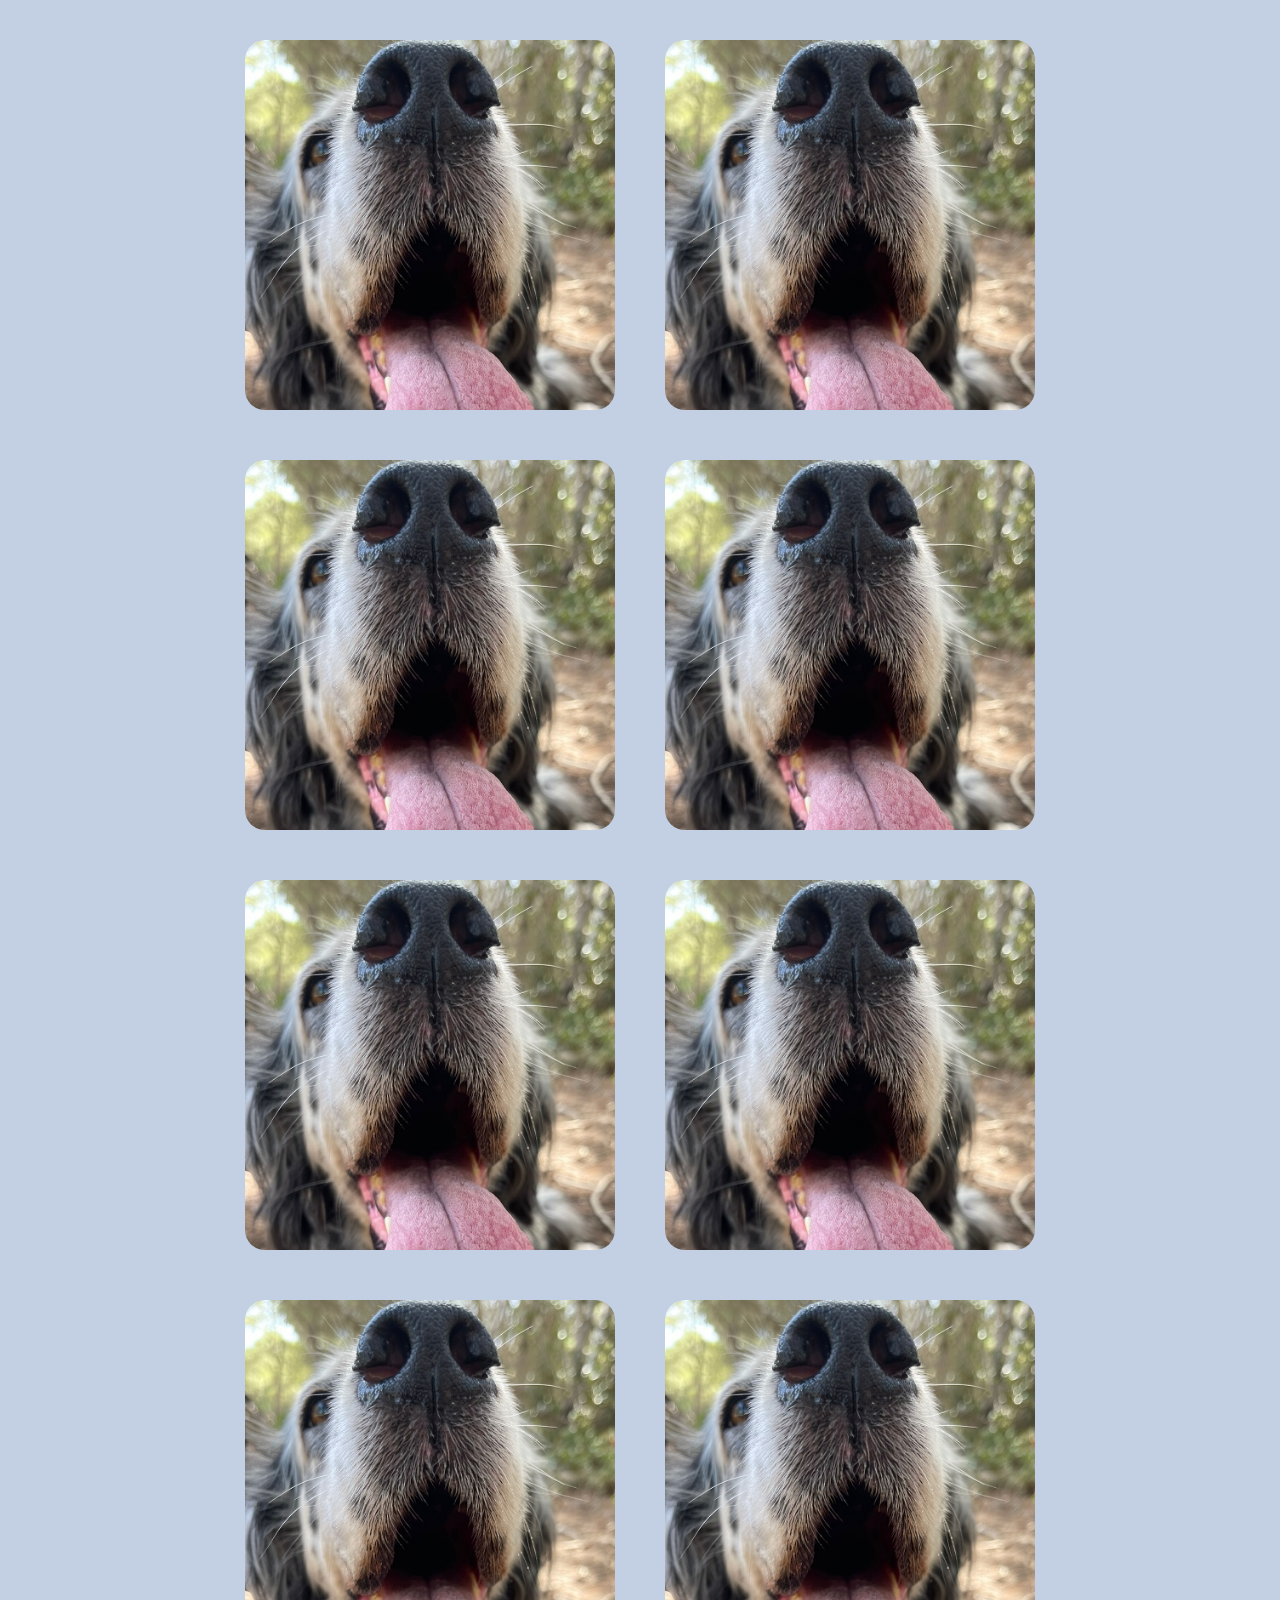
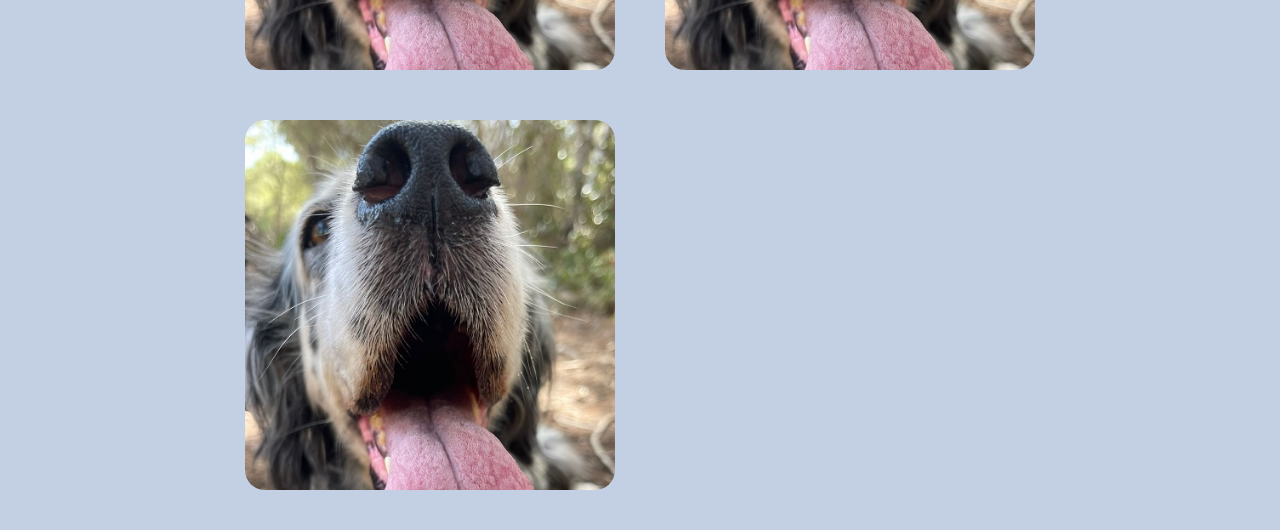
<file: index.html>
<!DOCTYPE html>
<html lang="en">

<head>
    <meta charset="UTF-8">
    <meta http-equiv="X-UA-Compatible" content="IE=edge">
    <meta name="viewport" content="width=device-width, initial-scale=1.0">
    <title>Image grid with liesa</title>
    <link rel="stylesheet" href="./imagegrid.css">

</head>

<body>

    <div class=" photogrid">

        <div class="container">
            <img src="liesa.jpeg" alt="Happy dog" class="image">
            <div class="overlay">
                <div class="text"><button> Read more</button></div>
            </div>
        </div>

        <div class="container">
            <img src="liesa.jpeg" alt="Happy dog" class="image">
            <div class="overlay">
                <div class="text"><button> Read more</button></div>
            </div>
        </div>

        <div class="container">
            <img src="liesa.jpeg" alt="Happy dog" class="image">
            <div class="overlay">
                <div class="text"><button> Read more</button></div>
            </div>
        </div>

        <div class="container">
            <img src="liesa.jpeg" alt="Happy dog" class="image">
            <div class="overlay">
                <div class="text"><button> Read more</button></div>
            </div>
        </div>

        <div class="container">
            <img src="liesa.jpeg" alt="Happy dog" class="image">
            <div class="overlay">
                <div class="text"><button> Read more</button></div>
            </div>
        </div>

        <div class="container">
            <img src="liesa.jpeg" alt="Happy dog" class="image">
            <div class="overlay">
                <div class="text"><button> Read more</button></div>
            </div>
        </div>

        <div class="container">
            <img src="liesa.jpeg" alt="Happy dog" class="image">
            <div class="overlay">
                <div class="text"><button> Read more</button></div>
            </div>
        </div>

        <div class="container">
            <img src="liesa.jpeg" alt="Happy dog" class="image">
            <div class="overlay">
                <div class="text"><button> Read more</button></div>
            </div>
        </div>

        <div class="container">
            <img src="liesa.jpeg" alt="Happy dog" class="image">
            <div class="overlay">
                <div class="text"><button> Read more</button></div>
            </div>
        </div>


    </div>
</body>

</html>
</file>
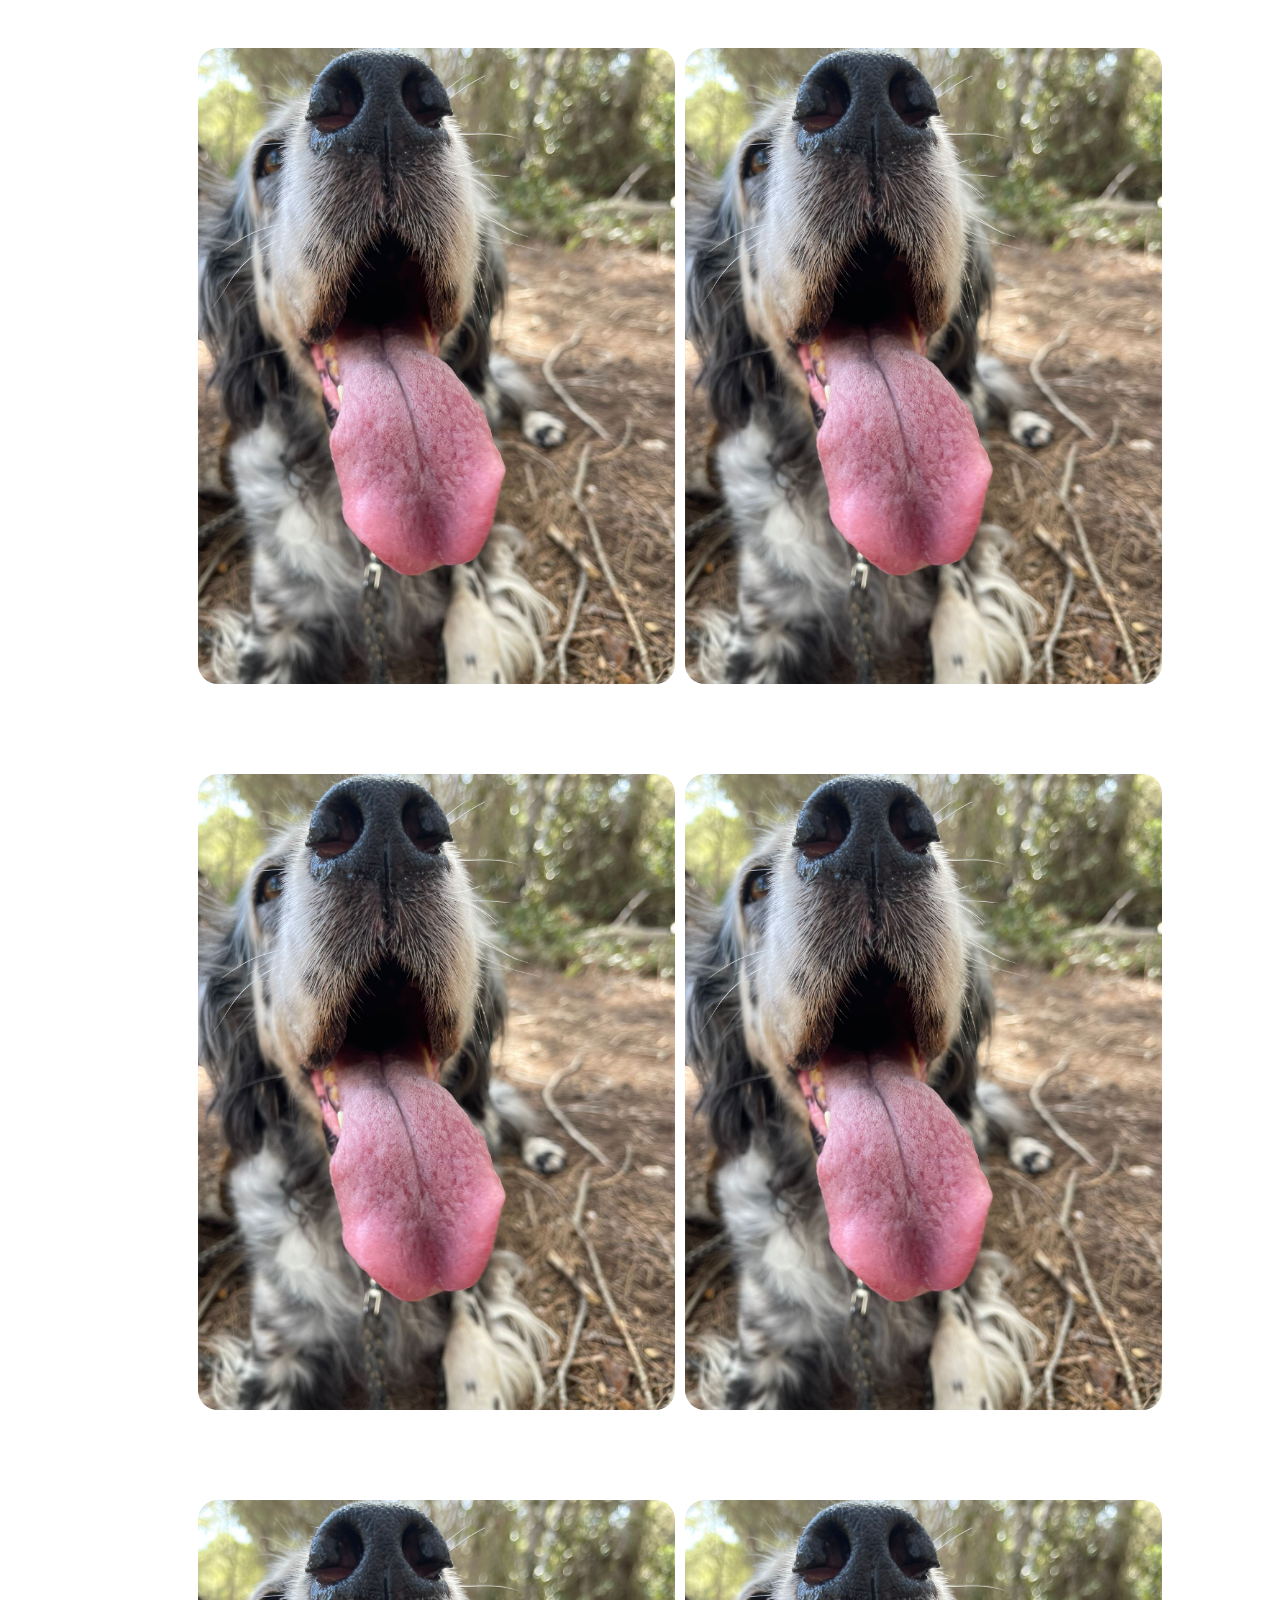
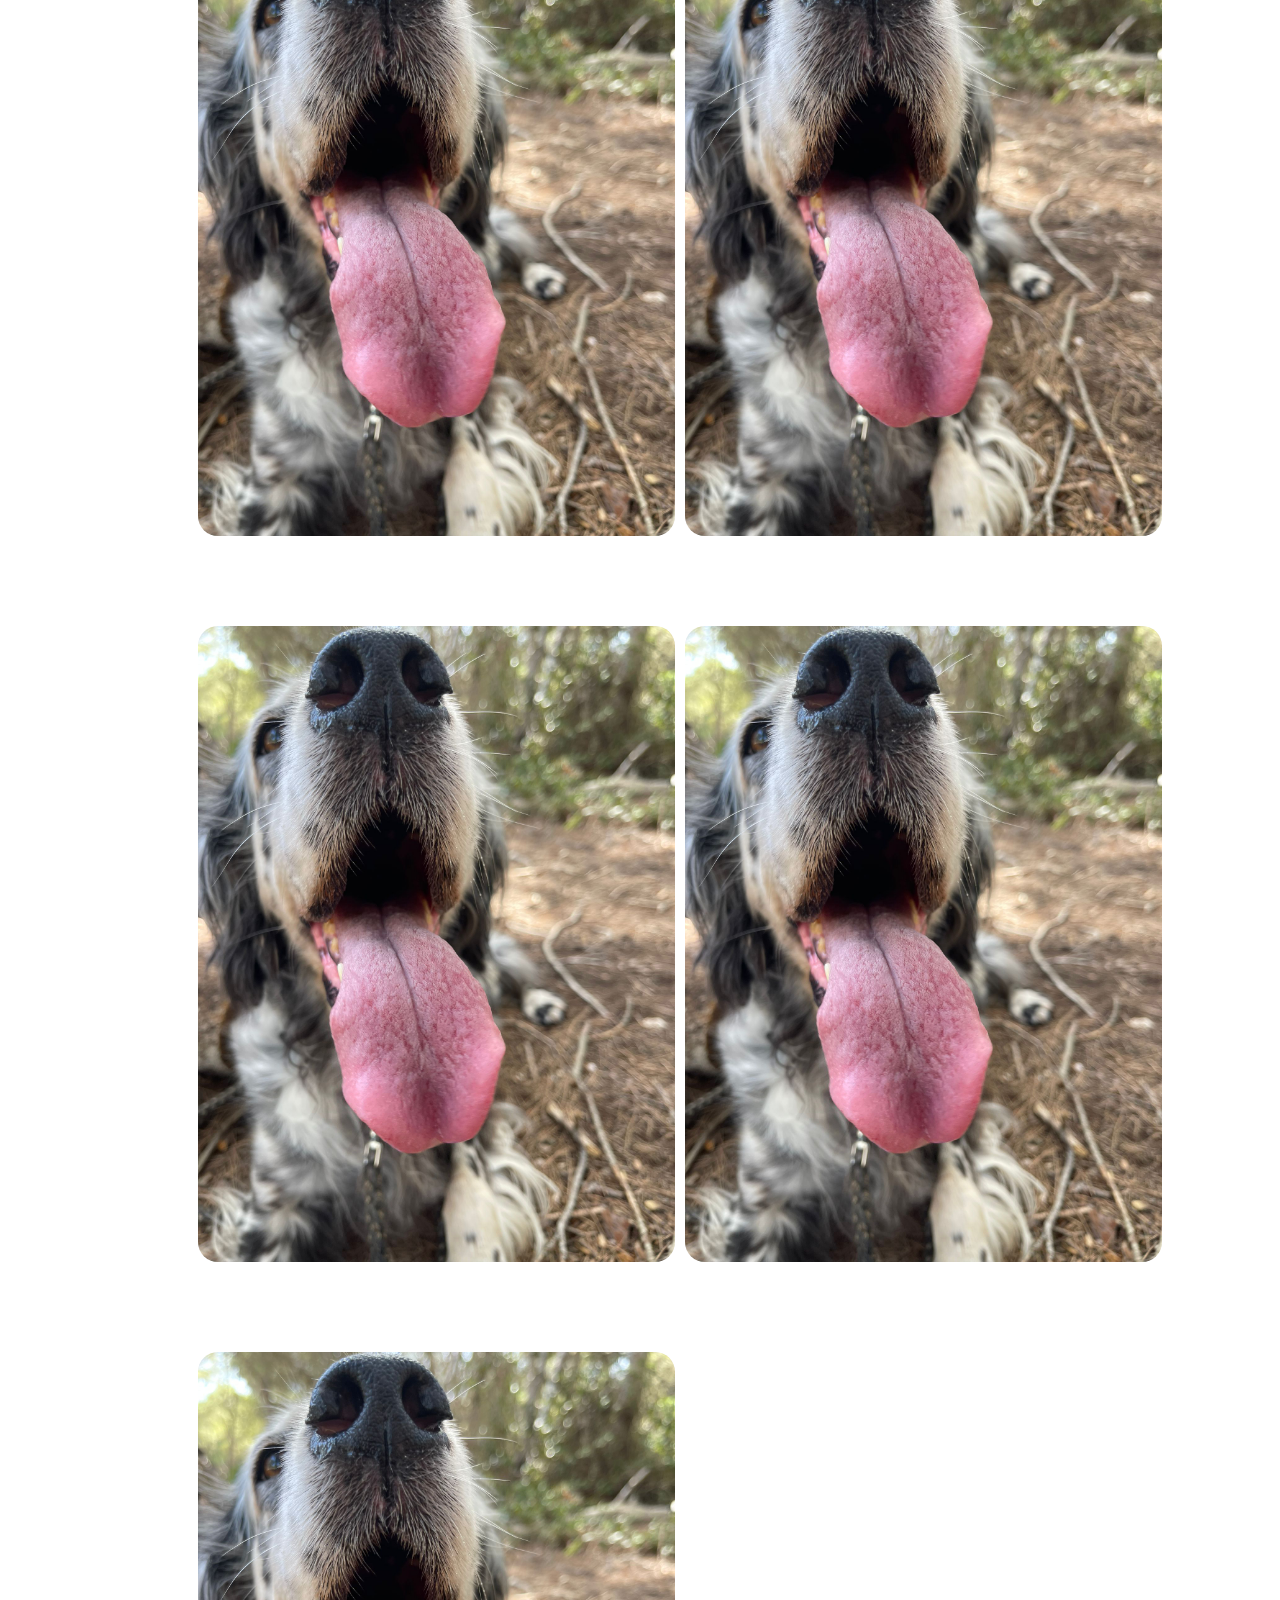
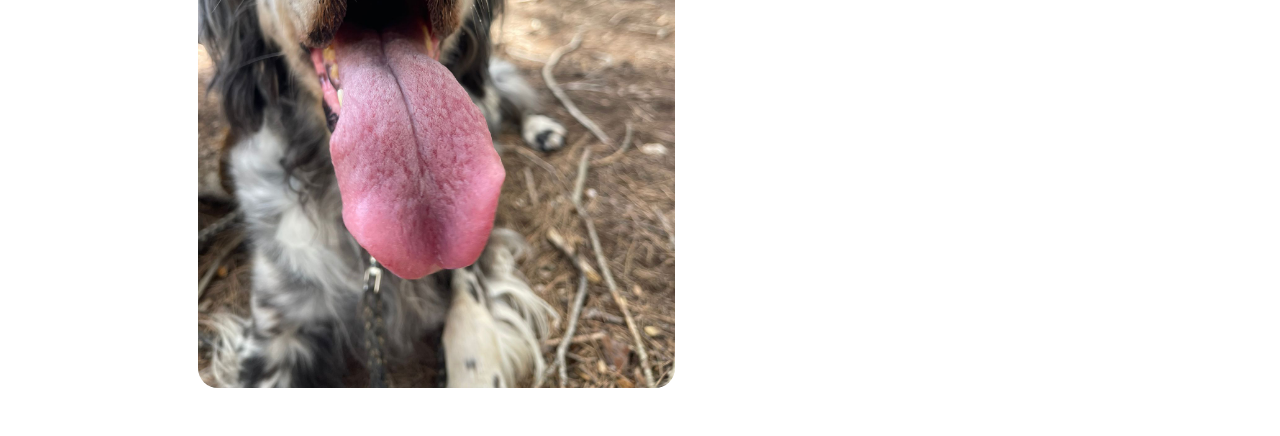
<file: Portfolio grid/index.html>
<!DOCTYPE html>
<html lang="en">

<head>
    <meta charset="UTF-8">
    <meta http-equiv="X-UA-Compatible" content="IE=edge">
    <meta name="viewport" content="width=device-width, initial-scale=1.0">
    <title>Image grid</title>
    <link rel="stylesheet" href="./_images.css">

</head>

<body>

    <div class="photogrid">

        <div class="container">
            <img src="liesa.jpeg" alt="Happy dog" class="image">
            <div class="overlay">
                <div class="text"><button> Read more</button></div>
            </div>
        </div>

        <div class="container">
            <img src="liesa.jpeg" alt="Happy dog" class="image">
            <div class="overlay">
                <div class="text"><button> Read more</button></div>
            </div>
        </div>

        <div class="container">
            <img src="liesa.jpeg" alt="Happy dog" class="image">
            <div class="overlay">
                <div class="text"><button> Read more</button></div>
            </div>
        </div>

        <div class="container">
            <img src="liesa.jpeg" alt="Happy dog" class="image">
            <div class="overlay">
                <div class="text"><button> Read more</button></div>
            </div>
        </div>

        <div class="container">
            <img src="liesa.jpeg" alt="Happy dog" class="image">
            <div class="overlay">
                <div class="text"><button> Read more</button></div>
            </div>
        </div>

        <div class="container">
            <img src="liesa.jpeg" alt="Happy dog" class="image">
            <div class="overlay">
                <div class="text"><button> Read more</button></div>
            </div>
        </div>

        <div class="container">
            <img src="liesa.jpeg" alt="Happy dog" class="image">
            <div class="overlay">
                <div class="text"><button> Read more</button></div>
            </div>
        </div>

        <div class="container">
            <img src="liesa.jpeg" alt="Happy dog" class="image">
            <div class="overlay">
                <div class="text"><button> Read more</button></div>
            </div>
        </div>

        <div class="container">
            <img src="liesa.jpeg" alt="Happy dog" class="image">
            <div class="overlay">
                <div class="text"><button> Read more</button></div>
            </div>
        </div>


    </div>
</body>

</html>
</file>
<file: imagegrid.css>
/*Variables*/
/*Colors*/
/* Sizes / dimensions*/
body {
  box-sizing: border-box;
  margin: 0 auto;
  background-color: #c3cfe2;
}

.photogrid {
  overflow-x: hidden;
  display: grid;
  grid-template-columns: repeat(auto-fit, minmax(320px, 1fr));
  padding: 20px;
  grid-gap: 10px;
  margin: 20px;
}
.photogrid .container {
  position: relative;
  width: 100%;
}
.photogrid .container .image {
  display: block;
  width: 100%;
  height: auto;
  border-radius: 20px;
}

.overlay {
  position: absolute;
  top: 0;
  bottom: 0;
  left: 0;
  right: 0;
  height: 100%;
  width: 100%;
  opacity: 0;
  transition: 0.5s ease;
  background-color: black;
  border-radius: 20px;
}

.container:hover .overlay {
  opacity: 1;
}

.text {
  font-size: 20px;
  position: absolute;
  top: 50%;
  left: 50%;
  transform: translate(-50%, -50%);
  text-align: center;
}
.text button {
  padding: 10px;
  border-radius: 10px;
  border: none;
  cursor: pointer;
}

/* Tablet */
@media screen and (min-width: 800px) {
  .photogrid {
    padding: 20px;
    grid-gap: 20px;
  }
}
/*XL Tablet*/
@media screen and (min-width: 1000px) {
  body {
    padding: 0 50px 0 50px;
  }
  .photogrid {
    padding: 20px;
    grid-gap: 50px;
    margin: 20px 50px 20px 50px;
  }
}
/* Laptop/computer*/
@media screen and (min-width: 1240px) {
  body {
    padding: 0 175px 0 175px;
  }
  .photogrid {
    padding: 20px;
    grid-gap: 50px;
    margin: 20px 50px 20px 50px;
  }
}/*# sourceMappingURL=imagegrid.css.map */
</file>
<file: Portfolio grid/_images.css>
.photogrid {
  padding: 0 100px 0 100px;
  display: grid;
  grid-template-columns: repeat(auto-fit, minmax(400px, 1fr));
  grid-gap: 10px;
  margin: 0 50px 0 50px;
  /*Media queries */
  /* Phone */
}
.photogrid .container {
  position: relative;
  width: 100%;
  margin: 40px;
}
.photogrid .image {
  display: block;
  width: 100%;
  height: auto;
  border-radius: 20px;
}
.photogrid .overlay {
  position: absolute;
  top: 0;
  bottom: 0;
  left: 0;
  right: 0;
  height: 100%;
  width: 100%;
  opacity: 0;
  transition: 0.5s ease;
  background-color: black;
  border-radius: 20px;
}
.photogrid .container:hover .overlay {
  opacity: 1;
}
.photogrid .text {
  color: white;
  font-size: 20px;
  position: absolute;
  top: 50%;
  left: 50%;
  transform: translate(-50%, -50%);
  text-align: center;
}
.photogrid .text button {
  padding: 10px;
  border-radius: 10px;
  border: none;
}
@media screen and (max-width: 400px) {
  .photogrid .photogrid {
    display: flex;
  }
  .photogrid .photogrid .container {
    justify-content: center;
    flex-direction: column;
    width: 360px;
  }
}

/* Tablet */
@media screen and (max-width: 800px) {
  .photogrid {
    padding: 0 50px 0 50px;
    display: grid;
    grid-template-columns: 1fr 1fr;
    grid-gap: 10px;
    margin: 0 50px 0 50px;
  }
  .photogrid .container {
    max-width: 360px;
    height: auto;
    align-items: center;
  }
}/*# sourceMappingURL=_images.css.map */
</file>
